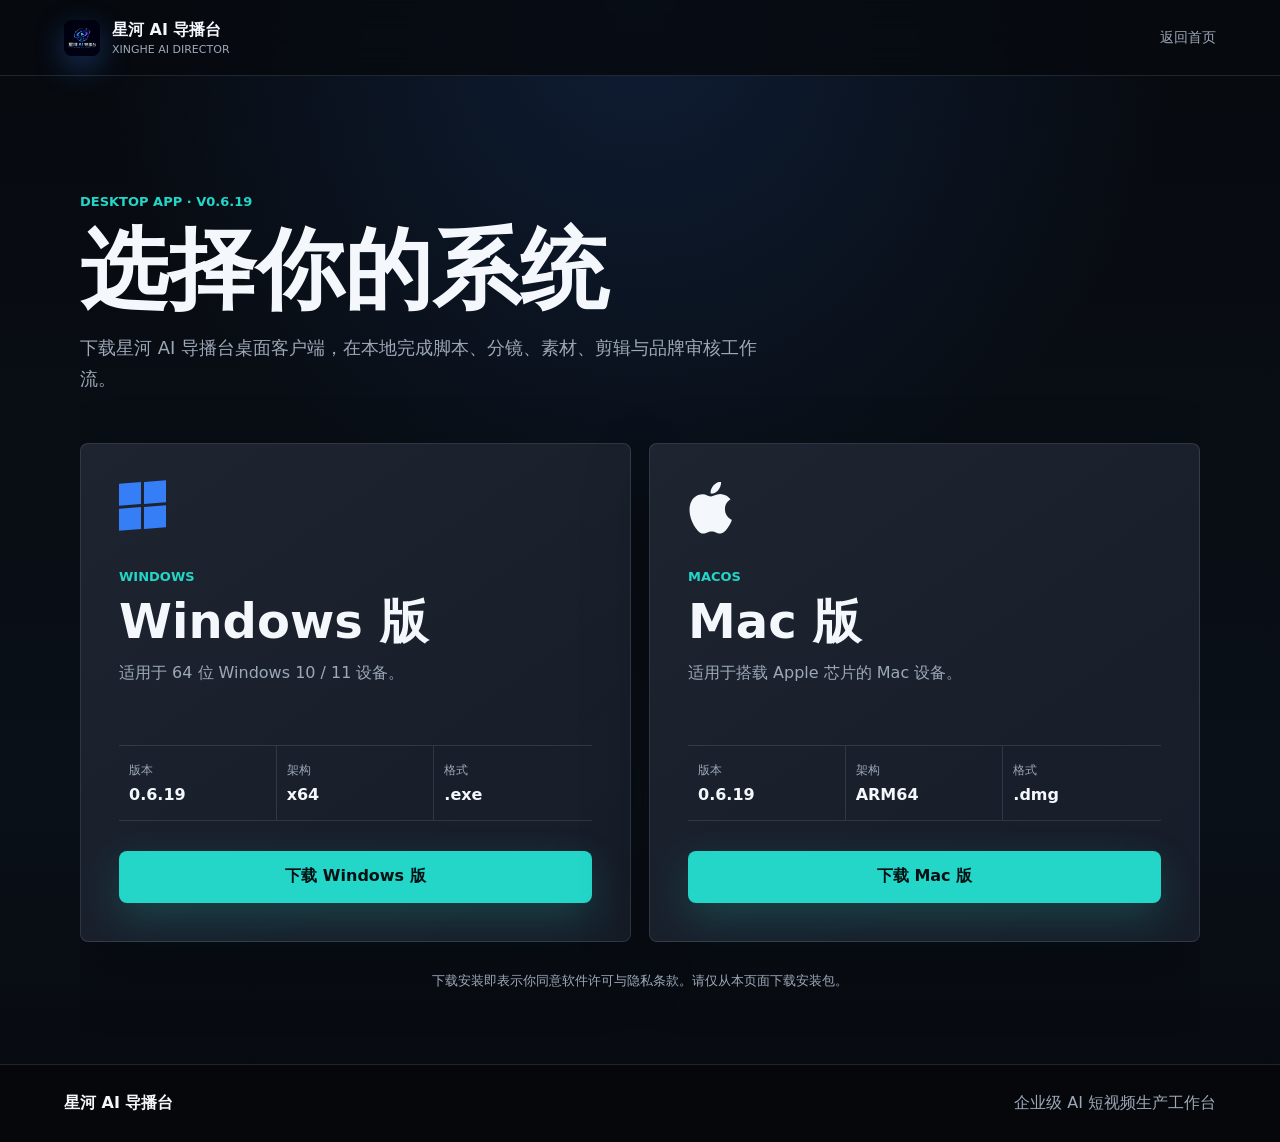
<file: download.html>
<!doctype html>
<html lang="zh-CN">
  <head>
    <meta charset="utf-8" />
    <meta name="viewport" content="width=device-width, initial-scale=1" />
    <title>下载星河 AI 导播台</title>
    <meta
      name="description"
      content="下载星河 AI 导播台 Windows 或 macOS 桌面客户端。"
    />
    <link rel="icon" href="./assets/brand/favicon.ico" />
    <link rel="stylesheet" href="./styles.css?v=20260608-download" />
  </head>
  <body class="download-page">
    <header class="download-header">
      <a class="brand" href="./index.html" aria-label="返回星河 AI 导播台首页">
        <span class="brand-mark">
          <img src="./assets/brand/xinghe-ai-director-logo.png" alt="" />
        </span>
        <span>
          <strong>星河 AI 导播台</strong>
          <small>XINGHE AI DIRECTOR</small>
        </span>
      </a>
      <a class="back-link" href="./index.html">返回首页</a>
    </header>

    <main class="download-main">
      <section class="download-intro">
        <p class="eyebrow">Desktop App · v0.6.19</p>
        <h1>选择你的系统</h1>
        <p>下载星河 AI 导播台桌面客户端，在本地完成脚本、分镜、素材、剪辑与品牌审核工作流。</p>
      </section>

      <section class="platform-selector" aria-label="桌面客户端下载">
        <article class="platform-panel" data-platform="windows">
          <div class="platform-topline">
            <span class="platform-symbol" aria-hidden="true">
              <i></i><i></i><i></i><i></i>
            </span>
            <span class="recommended-badge" hidden>当前系统推荐</span>
          </div>
          <div>
            <p class="platform-kicker">Windows</p>
            <h2>Windows 版</h2>
            <p class="platform-description">适用于 64 位 Windows 10 / 11 设备。</p>
          </div>
          <dl class="release-meta">
            <div><dt>版本</dt><dd>0.6.19</dd></div>
            <div><dt>架构</dt><dd>x64</dd></div>
            <div><dt>格式</dt><dd>.exe</dd></div>
          </dl>
          <a
            class="platform-download"
            href="https://star.xhyqcc.com/__galaxy-ai-director-desktop-release-feed__/stable/v1/%E6%98%9F%E6%B2%B3%20AI%20%E5%AF%BC%E6%92%AD%E5%8F%B0%20Setup%200.6.19.exe"
          >
            下载 Windows 版
          </a>
        </article>

        <article class="platform-panel" data-platform="mac">
          <div class="platform-topline">
            <img class="apple-symbol" src="./assets/brand/apple-logo.svg" alt="Apple" />
            <span class="recommended-badge" hidden>当前系统推荐</span>
          </div>
          <div>
            <p class="platform-kicker">macOS</p>
            <h2>Mac 版</h2>
            <p class="platform-description">适用于搭载 Apple 芯片的 Mac 设备。</p>
          </div>
          <dl class="release-meta">
            <div><dt>版本</dt><dd>0.6.19</dd></div>
            <div><dt>架构</dt><dd>ARM64</dd></div>
            <div><dt>格式</dt><dd>.dmg</dd></div>
          </dl>
          <a
            class="platform-download"
            href="https://star.xhyqcc.com/__galaxy-ai-director-desktop-release-feed__/stable/v1/%E6%98%9F%E6%B2%B3%20AI%20%E5%AF%BC%E6%92%AD%E5%8F%B0-0.6.19-arm64.dmg"
          >
            下载 Mac 版
          </a>
        </article>
      </section>

      <p class="download-note">下载安装即表示你同意软件许可与隐私条款。请仅从本页面下载安装包。</p>
    </main>

    <footer class="site-footer download-footer">
      <strong>星河 AI 导播台</strong>
      <span>企业级 AI 短视频生产工作台</span>
    </footer>

    <script src="./download.js?v=20260608-download"></script>
  </body>
</html>
</file>
<file: styles.css>
:root {
  color-scheme: dark;
  --bg: #070a0f;
  --bg-soft: #0b1018;
  --panel: #111824;
  --panel-2: #151f2d;
  --text: #f4f7fb;
  --muted: #9da8b8;
  --line: rgba(157, 168, 184, 0.18);
  --cyan: #23d6c8;
  --blue: #357ef5;
  --gold: #f5b84b;
  --green: #2dd47a;
  --danger: #ff6a3d;
  --shadow: 0 24px 80px rgba(0, 0, 0, 0.36);
}

* {
  box-sizing: border-box;
}

html {
  scroll-behavior: smooth;
}

body {
  margin: 0;
  background:
    radial-gradient(circle at 82% 10%, rgba(35, 214, 200, 0.14), transparent 28rem),
    linear-gradient(180deg, #070a0f 0%, #0a0e15 46%, #f3f6fb 46%, #f3f6fb 57%, #070a0f 57%);
  color: var(--text);
  font-family: Inter, "PingFang SC", "Microsoft YaHei", system-ui, sans-serif;
  letter-spacing: 0;
}

a {
  color: inherit;
  text-decoration: none;
}

img {
  display: block;
  max-width: 100%;
}

.site-header {
  position: sticky;
  top: 0;
  z-index: 20;
  display: grid;
  grid-template-columns: auto 1fr auto;
  align-items: center;
  gap: 24px;
  min-height: 72px;
  padding: 12px clamp(18px, 4vw, 56px);
  background: rgba(7, 10, 15, 0.82);
  border-bottom: 1px solid var(--line);
  backdrop-filter: blur(18px);
}

.brand {
  display: inline-flex;
  align-items: center;
  gap: 12px;
}

.brand-mark {
  display: grid;
  place-items: center;
  width: 36px;
  height: 36px;
  border-radius: 8px;
  overflow: hidden;
  background: #05070b;
  box-shadow: 0 10px 30px rgba(53, 126, 245, 0.35);
}

.brand-mark img {
  width: 100%;
  height: 100%;
  object-fit: cover;
}

.brand strong,
.brand small {
  display: block;
}

.brand small {
  margin-top: 2px;
  color: var(--muted);
  font-size: 11px;
}

.site-nav {
  display: flex;
  justify-content: center;
  gap: clamp(16px, 3vw, 36px);
  color: var(--muted);
  font-size: 14px;
}

.site-nav a:hover {
  color: var(--text);
}

.header-cta,
.button {
  display: inline-flex;
  align-items: center;
  justify-content: center;
  min-height: 44px;
  padding: 0 20px;
  border-radius: 8px;
  font-weight: 700;
}

.header-cta,
.button.primary {
  background: var(--cyan);
  color: #031014;
  box-shadow: 0 14px 40px rgba(35, 214, 200, 0.24);
}

.button.ghost {
  border: 1px solid var(--line);
  color: var(--text);
  background: rgba(255, 255, 255, 0.04);
}

.menu-button {
  display: none;
  width: 42px;
  height: 42px;
  border: 1px solid var(--line);
  border-radius: 8px;
  background: rgba(255, 255, 255, 0.05);
  color: var(--text);
  font-size: 22px;
}

main {
  overflow: hidden;
}

section {
  padding: clamp(72px, 9vw, 124px) clamp(18px, 5vw, 72px);
}

.section-band {
  background:
    linear-gradient(135deg, rgba(35, 214, 200, 0.08), transparent 34%),
    var(--bg-soft);
}

.hero {
  display: grid;
  grid-template-columns: minmax(0, 0.85fr) minmax(0, 1.15fr);
  gap: clamp(36px, 6vw, 72px);
  align-items: start;
  min-height: calc(100vh - 72px);
  padding-top: clamp(44px, 7vw, 88px);
}

.eyebrow {
  margin: 0 0 14px;
  color: var(--cyan);
  font-size: 13px;
  font-weight: 800;
  letter-spacing: 0;
  text-transform: uppercase;
}

h1,
h2,
h3,
p {
  margin-top: 0;
}

h1 {
  margin-bottom: 22px;
  font-size: clamp(54px, 7vw, 96px);
  line-height: 0.95;
}

h2 {
  margin-bottom: 18px;
  font-size: clamp(32px, 4.2vw, 56px);
  line-height: 1.05;
}

h3 {
  margin-bottom: 10px;
  font-size: clamp(20px, 2vw, 28px);
}

p {
  color: var(--muted);
  line-height: 1.75;
}

.hero-lede {
  max-width: 760px;
  color: var(--text);
  font-size: clamp(21px, 2.3vw, 30px);
  line-height: 1.35;
}

.hero-sub {
  max-width: 660px;
  font-size: 17px;
}

.hero-actions,
.tag-row {
  display: flex;
  flex-wrap: wrap;
  gap: 12px;
}

.hero-actions {
  margin: 30px 0 28px;
}

.tag-row span,
.scene-strip span {
  display: inline-flex;
  align-items: center;
  min-height: 34px;
  padding: 0 13px;
  border: 1px solid rgba(35, 214, 200, 0.24);
  border-radius: 8px;
  background: rgba(35, 214, 200, 0.08);
  color: #dffdfa;
  font-size: 13px;
}

.hero-visual {
  position: relative;
  min-width: 0;
}

.screen-frame {
  overflow: hidden;
  border: 1px solid rgba(157, 168, 184, 0.22);
  border-radius: 8px;
  background: #0d121b;
  box-shadow: var(--shadow);
}

.screen-frame img {
  width: 100%;
}

.video-frame {
  position: relative;
  background:
    linear-gradient(180deg, rgba(5, 7, 11, 0.16), rgba(5, 7, 11, 0.58)),
    #05070b;
}

.video-frame::after {
  content: "";
  position: absolute;
  inset: 0;
  pointer-events: none;
  border-radius: 8px;
  box-shadow: inset 0 0 0 1px rgba(255, 255, 255, 0.04), inset 0 -80px 120px rgba(5, 7, 11, 0.22);
}

.hero-video {
  display: block;
  width: 100%;
  aspect-ratio: 16 / 10;
  object-fit: cover;
}

.floating {
  animation: float 7s ease-in-out infinite;
}

@keyframes float {
  0%,
  100% {
    transform: translateY(0);
  }
  50% {
    transform: translateY(-12px);
  }
}

.hero-metrics {
  position: absolute;
  right: 24px;
  bottom: -28px;
  display: flex;
  gap: 10px;
  padding: 12px;
  border: 1px solid var(--line);
  border-radius: 8px;
  background: rgba(11, 16, 24, 0.92);
  box-shadow: var(--shadow);
}

.hero-metrics span {
  padding: 10px 12px;
  border-radius: 8px;
  background: rgba(255, 255, 255, 0.05);
  color: var(--muted);
  font-size: 13px;
}

.hero-metrics strong {
  color: var(--text);
}

.scene-strip {
  display: flex;
  gap: 12px;
  overflow-x: auto;
  padding-top: 24px;
  padding-bottom: 24px;
  background: #f3f6fb;
}

.scene-strip span {
  flex: 0 0 auto;
  border-color: rgba(17, 24, 39, 0.12);
  background: #ffffff;
  color: #111827;
  box-shadow: 0 8px 22px rgba(17, 24, 39, 0.06);
}

.section-heading {
  max-width: 880px;
  margin: 0 auto 42px;
  text-align: center;
}

.workflow {
  background: #f3f6fb;
  color: #111827;
}

.workflow .section-heading p,
.workflow-grid p {
  color: #4b5563;
}

.workflow-grid,
.feature-grid,
.solution-grid {
  display: grid;
  grid-template-columns: repeat(4, minmax(0, 1fr));
  gap: 16px;
  max-width: 1240px;
  margin: 0 auto;
}

.workflow-grid article,
.feature-grid article,
.solution-grid article {
  min-height: 210px;
  padding: 24px;
  border: 1px solid var(--line);
  border-radius: 8px;
  background: rgba(255, 255, 255, 0.04);
}

.workflow-grid article {
  border-color: rgba(17, 24, 39, 0.1);
  background: #ffffff;
  box-shadow: 0 16px 40px rgba(17, 24, 39, 0.06);
}

.workflow-grid span {
  display: inline-flex;
  margin-bottom: 28px;
  color: var(--blue);
  font-weight: 900;
}

.feature-grid {
  grid-template-columns: repeat(3, minmax(0, 1fr));
}

.feature-grid article {
  min-height: 190px;
  background: linear-gradient(180deg, rgba(255, 255, 255, 0.06), rgba(255, 255, 255, 0.02));
}

.screens {
  background: var(--bg);
}

.showcase {
  display: grid;
  grid-template-columns: minmax(280px, 0.34fr) minmax(0, 0.66fr);
  gap: 28px;
  align-items: center;
  max-width: 1280px;
  margin: 0 auto;
}

.showcase-copy {
  padding: 28px;
  border: 1px solid var(--line);
  border-radius: 8px;
  background: var(--panel);
}

.showcase-tabs {
  display: flex;
  flex-wrap: wrap;
  gap: 8px;
  margin-top: 24px;
}

.showcase-tabs button {
  min-height: 38px;
  padding: 0 12px;
  border: 1px solid var(--line);
  border-radius: 8px;
  background: rgba(255, 255, 255, 0.04);
  color: var(--muted);
  cursor: pointer;
}

.showcase-tabs button.active,
.showcase-tabs button:hover {
  border-color: rgba(35, 214, 200, 0.5);
  color: var(--text);
  background: rgba(35, 214, 200, 0.1);
}

.screen-frame.large {
  min-height: 360px;
}

.screen-frame.large img {
  transition: opacity 260ms ease, transform 260ms ease;
}

.screen-frame.large img.is-changing {
  animation: showcaseFade 420ms ease;
}

@keyframes showcaseFade {
  0% {
    opacity: 0;
    transform: translateY(10px) scale(0.985);
  }
  100% {
    opacity: 1;
    transform: translateY(0) scale(1);
  }
}

.product-tour {
  background:
    linear-gradient(180deg, rgba(35, 214, 200, 0.08), transparent 18rem),
    #f3f6fb;
  color: #111827;
}

.product-tour .section-heading p,
.tour-hero-card p,
.tour-grid p {
  color: #4b5563;
}

.tour-layout {
  max-width: 1280px;
  margin: 0 auto;
}

.tour-hero-card {
  display: grid;
  grid-template-columns: minmax(280px, 0.34fr) minmax(0, 0.66fr);
  gap: 28px;
  align-items: center;
  margin-bottom: 22px;
  padding: 24px;
  border: 1px solid rgba(17, 24, 39, 0.1);
  border-radius: 8px;
  background: #ffffff;
  box-shadow: 0 18px 50px rgba(17, 24, 39, 0.08);
}

.tour-hero-card .screen-frame,
.tour-grid .screen-frame {
  border-color: rgba(17, 24, 39, 0.1);
  box-shadow: 0 16px 36px rgba(17, 24, 39, 0.1);
}

.tour-grid {
  display: grid;
  grid-template-columns: repeat(3, minmax(0, 1fr));
  gap: 18px;
}

.tour-grid article {
  min-width: 0;
  padding: 14px 14px 20px;
  border: 1px solid rgba(17, 24, 39, 0.1);
  border-radius: 8px;
  background: #ffffff;
  box-shadow: 0 14px 34px rgba(17, 24, 39, 0.06);
}

.tour-grid .screen-frame {
  margin-bottom: 18px;
}

.tour-grid span {
  display: inline-flex;
  margin-bottom: 10px;
  color: var(--blue);
  font-weight: 900;
}

.tour-grid h3 {
  font-size: 22px;
}

.solutions .solution-grid {
  grid-template-columns: repeat(4, minmax(0, 1fr));
}

.faq {
  background: #f3f6fb;
  color: #111827;
}

.faq .section-heading p {
  color: #4b5563;
}

.faq-list {
  max-width: 920px;
  margin: 0 auto;
}

details {
  margin-bottom: 12px;
  border: 1px solid rgba(17, 24, 39, 0.12);
  border-radius: 8px;
  background: #ffffff;
  box-shadow: 0 12px 30px rgba(17, 24, 39, 0.05);
}

summary {
  cursor: pointer;
  padding: 20px 22px;
  font-weight: 800;
}

details p {
  padding: 0 22px 20px;
  color: #4b5563;
}

.footer-cta {
  text-align: center;
}

.footer-cta p {
  max-width: 680px;
  margin-right: auto;
  margin-left: auto;
}

.site-footer {
  display: flex;
  justify-content: space-between;
  gap: 16px;
  padding: 28px clamp(18px, 5vw, 72px);
  border-top: 1px solid var(--line);
  background: #05070b;
  color: var(--muted);
}

.site-footer strong {
  color: var(--text);
}

.download-page {
  min-height: 100vh;
  background:
    radial-gradient(circle at 50% 0%, rgba(53, 126, 245, 0.16), transparent 34rem),
    linear-gradient(180deg, #070a0f, #0a1018 70%, #070a0f);
}

.download-header {
  display: flex;
  align-items: center;
  justify-content: space-between;
  min-height: 76px;
  padding: 14px clamp(18px, 5vw, 72px);
  border-bottom: 1px solid var(--line);
  background: rgba(7, 10, 15, 0.82);
  backdrop-filter: blur(18px);
}

.back-link {
  color: var(--muted);
  font-size: 14px;
}

.back-link:hover {
  color: var(--text);
}

.download-main {
  width: min(1120px, calc(100% - 36px));
  min-height: calc(100vh - 144px);
  margin: 0 auto;
  padding: clamp(72px, 9vw, 124px) 0 72px;
}

.download-intro {
  max-width: 760px;
  margin-bottom: 48px;
  padding: 0;
}

.download-intro h1 {
  margin-bottom: 20px;
  font-size: clamp(48px, 7vw, 88px);
}

.download-intro > p:last-child {
  max-width: 680px;
  font-size: 18px;
}

.platform-selector {
  display: grid;
  grid-template-columns: repeat(2, minmax(0, 1fr));
  gap: 18px;
  padding: 0;
}

.platform-panel {
  display: grid;
  grid-template-rows: auto auto auto auto;
  gap: 30px;
  min-height: 440px;
  padding: clamp(24px, 3vw, 38px);
  border: 1px solid var(--line);
  border-radius: 8px;
  background:
    linear-gradient(145deg, rgba(255, 255, 255, 0.055), rgba(255, 255, 255, 0.018)),
    var(--panel);
  box-shadow: 0 24px 70px rgba(0, 0, 0, 0.24);
}

.platform-panel.is-recommended {
  border-color: rgba(35, 214, 200, 0.58);
  box-shadow: 0 24px 70px rgba(0, 0, 0, 0.3), 0 0 0 1px rgba(35, 214, 200, 0.12);
}

.platform-topline {
  display: flex;
  align-items: flex-start;
  justify-content: space-between;
  min-height: 54px;
}

.platform-symbol {
  display: grid;
  grid-template-columns: repeat(2, 22px);
  grid-template-rows: repeat(2, 22px);
  gap: 3px;
  transform: skewY(-4deg);
}

.platform-symbol i {
  display: block;
  background: var(--blue);
}

.apple-symbol {
  width: 52px;
  height: 52px;
  object-fit: contain;
  color: var(--text);
}

.recommended-badge {
  min-height: 28px;
  padding: 5px 10px;
  border: 1px solid rgba(35, 214, 200, 0.34);
  border-radius: 8px;
  background: rgba(35, 214, 200, 0.1);
  color: var(--cyan);
  font-size: 12px;
  font-weight: 700;
}

.platform-kicker {
  margin-bottom: 8px;
  color: var(--cyan);
  font-size: 13px;
  font-weight: 800;
  text-transform: uppercase;
}

.platform-panel h2 {
  margin-bottom: 12px;
  font-size: clamp(32px, 4vw, 48px);
}

.platform-description {
  min-height: 56px;
  margin-bottom: 0;
}

.release-meta {
  display: grid;
  grid-template-columns: repeat(3, minmax(0, 1fr));
  margin: 0;
  border-top: 1px solid var(--line);
  border-bottom: 1px solid var(--line);
}

.release-meta div {
  padding: 16px 10px;
  border-right: 1px solid var(--line);
}

.release-meta div:last-child {
  border-right: 0;
}

.release-meta dt {
  margin-bottom: 6px;
  color: var(--muted);
  font-size: 12px;
}

.release-meta dd {
  margin: 0;
  color: var(--text);
  font-weight: 700;
}

.platform-download {
  display: inline-flex;
  align-items: center;
  justify-content: center;
  align-self: end;
  min-height: 52px;
  padding: 0 20px;
  border-radius: 8px;
  background: var(--cyan);
  color: #031014;
  font-weight: 800;
  box-shadow: 0 14px 40px rgba(35, 214, 200, 0.2);
}

.platform-download:hover {
  filter: brightness(1.06);
}

.download-note {
  margin: 28px 0 0;
  text-align: center;
  font-size: 13px;
}

.download-footer {
  min-height: 68px;
}

@media (max-width: 1080px) {
  .hero,
  .showcase,
  .tour-hero-card {
    grid-template-columns: 1fr;
  }

  .workflow-grid,
  .feature-grid,
  .solution-grid,
  .tour-grid,
  .solutions .solution-grid {
    grid-template-columns: repeat(2, minmax(0, 1fr));
  }

  .hero-metrics {
    position: static;
    margin-top: 14px;
    flex-wrap: wrap;
  }
}

@media (max-width: 760px) {
  .site-header {
    grid-template-columns: auto auto;
  }

  .menu-button {
    display: inline-grid;
    place-items: center;
    justify-self: end;
  }

  .site-nav,
  .header-cta {
    display: none;
  }

  .site-header.open .site-nav {
    grid-column: 1 / -1;
    display: grid;
    justify-content: stretch;
    gap: 4px;
    padding-top: 10px;
  }

  .site-header.open .site-nav a {
    padding: 12px 0;
    border-bottom: 1px solid var(--line);
  }

  .hero {
    min-height: auto;
  }

  .hero-actions .button {
    width: 100%;
  }

  .workflow-grid,
  .feature-grid,
  .solution-grid,
  .tour-grid,
  .solutions .solution-grid {
    grid-template-columns: 1fr;
  }

  .workflow-grid article,
  .feature-grid article,
  .solution-grid article {
    min-height: auto;
  }

  .showcase-copy {
    padding: 20px;
  }

  .screen-frame.large {
    min-height: auto;
  }

  .site-footer {
    display: grid;
  }

  .download-header {
    min-height: 68px;
  }

  .download-header .brand small {
    display: none;
  }

  .download-main {
    padding-top: 56px;
  }

  .platform-selector {
    grid-template-columns: 1fr;
  }

  .platform-panel {
    min-height: auto;
  }

  .release-meta {
    font-size: 14px;
  }
}
</file>
